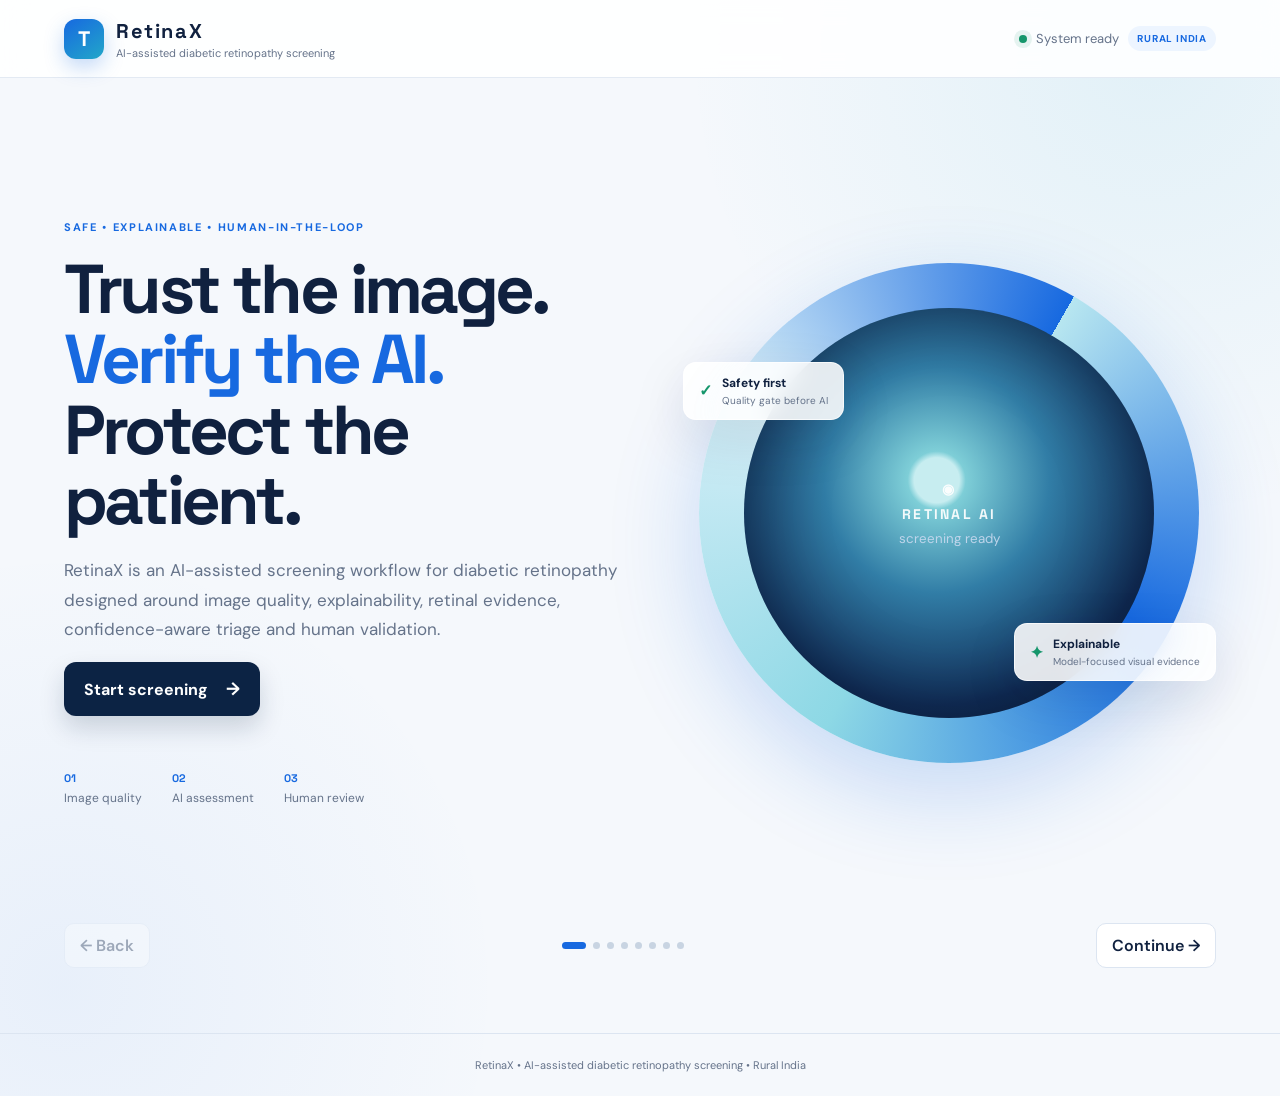
<file: RetinaX_FINAL_INTEGRATION/RetinaX_FINAL_INTEGRATION/frontend/index.html>
<!DOCTYPE html>
<html lang="en">
<head>
  <meta charset="UTF-8" />
  <meta name="viewport" content="width=device-width, initial-scale=1.0" />
  <title>RetinaX | AI-Assisted DR Screening</title>
  <link rel="stylesheet" href="styles.css" />
</head>
<body>
  <div class="app-shell">

    <header class="topbar">
      <div class="brand">
        <div class="brand-mark">T</div>
        <div>
          <div class="brand-name">RetinaX</div>
          <div class="brand-sub">AI-assisted diabetic retinopathy screening</div>
        </div>
      </div>
      <div class="top-status">
        <span class="status-dot"></span>
        <span>System ready</span>
        <span class="rural-pill">RURAL INDIA</span>
      </div>
    </header>

    <main>
      <section id="landing" class="screen active-screen">
        <div class="hero-grid">
          <div class="hero-copy">
            <div class="eyebrow">SAFE • EXPLAINABLE • HUMAN-IN-THE-LOOP</div>
            <h1>Trust the image.<br><span>Verify the AI.</span><br>Protect the patient.</h1>
            <p class="hero-text">
              RetinaX is an AI-assisted screening workflow for diabetic retinopathy
              designed around image quality, explainability, retinal evidence,
              confidence-aware triage and human validation.
            </p>
            <button class="primary-btn" id="startBtn">
              <span>Start screening</span><span class="arrow">→</span>
            </button>

            <div class="hero-meta">
              <div><strong>01</strong><span>Image quality</span></div>
              <div><strong>02</strong><span>AI assessment</span></div>
              <div><strong>03</strong><span>Human review</span></div>
            </div>
          </div>

          <div class="retina-visual">
            <div class="retina-ring">
              <div class="retina-core">
                <div class="retina-placeholder">
                  <span class="retina-icon">◉</span>
                  <span>RETINAL AI</span>
                  <small>screening ready</small>
                </div>
              </div>
            </div>
            <div class="floating-card card-quality">
              <span class="mini-icon">✓</span>
              <div><strong>Safety first</strong><small>Quality gate before AI</small></div>
            </div>
            <div class="floating-card card-xai">
              <span class="mini-icon">✦</span>
              <div><strong>Explainable</strong><small>Model-focused visual evidence</small></div>
            </div>
          </div>
        </div>
      </section>

      <section id="acquisition" class="screen">
        <div class="section-head">
          <div>
            <div class="eyebrow">STEP 01 / IMAGE ACQUISITION</div>
            <h2>Bring the fundus image into RetinaX.</h2>
            <p>Select a patient fundus image to begin the screening workflow.</p>
          </div>
          <div class="step-count">01 <span>/ 07</span></div>
        </div>

        <div class="acquisition-grid">
          <div class="upload-panel">
            <div class="upload-zone" id="uploadZone">
              <input type="file" id="imageInput" accept="image/*" hidden />
              <div class="upload-icon">↑</div>
              <h3>Upload fundus image</h3>
              <p>PNG, JPG or JPEG</p>
              <button class="secondary-btn" id="browseBtn">Choose image</button>
              <div class="file-name" id="fileName">No image selected</div>
            </div>
            <button class="primary-btn full" id="analyzeBtn" disabled>
              Analyze image <span class="arrow">→</span>
            </button>
          </div>

          <div class="preview-panel">
            <div class="panel-label">IMAGE PREVIEW</div>
            <div class="image-preview" id="imagePreview">
              <div class="preview-empty">
                <span>◉</span>
                <p>Your fundus image will appear here</p>
              </div>
            </div>
          </div>
        </div>
      </section>

      <section id="quality" class="screen">
        <div class="section-head">
          <div>
            <div class="eyebrow">STEP 02 / IMAGE QUALITY & INPUT SAFETY</div>
            <h2>Checking whether the image is safe to analyze.</h2>
            <p>Focus, illumination, retinal visibility and gradability are verified first.</p>
          </div>
          <div class="step-count">02 <span>/ 07</span></div>
        </div>

        <div class="gateway-layout">
          <div class="scan-card">
            <div class="scan-image" id="qualityImage"></div>
            <div class="scan-line"></div>
            <div class="scan-label"><span class="pulse"></span> ANALYZING INPUT</div>
          </div>

          <div class="quality-panel">
            <div class="quality-status">
              <div class="shield">✓</div>
              <div><strong id="qualityState">IMAGE ACCEPTED</strong><span id="qualitySub">Gradable input</span></div>
            </div>

            <div class="metric-list">
              <div class="metric"><span>Focus / sharpness</span><strong id="focusMetric">Checking...</strong></div>
              <div class="metric"><span>Illumination</span><strong id="illumMetric">Checking...</strong></div>
              <div class="metric"><span>Retinal visibility</span><strong id="visibilityMetric">Checking...</strong></div>
              <div class="metric"><span>Gradability</span><strong id="gradabilityMetric">Checking...</strong></div>
            </div>

            <div class="gateway-result">
              <span>✓</span>
              <div>
                <strong id="gatewayTitle">FUNDUS-DOMAIN GATEWAY</strong>
                <small id="gatewaySub">Waiting for MATLAB safety checks</small>
                <small id="gatewayScore" style="display:block;margin-top:6px">Fundus-likeness: —</small>
              </div>
            </div>
          </div>
        </div>
      </section>


      <section id="preprocess" class="screen">
        <div class="section-head">
          <div>
            <div class="eyebrow">STEP 03 / PREPROCESSING</div>
            <h2>Original fundus vs. CLAHE-enhanced image.</h2>
            <p>RetinaX preserves the original image and uses CLAHE enhancement for preprocessing and prediction-stability checking.</p>
          </div>
          <div class="step-count">03 <span>/ 07</span></div>
        </div>

        <div class="xai-grid">
          <div class="visual-card">
            <div class="visual-title"><span>ORIGINAL FUNDUS</span><span class="tag">INPUT</span></div>
            <div class="visual-image" id="preOriginal"></div>
          </div>

          <div class="visual-card">
            <div class="visual-title"><span>CLAHE PREPROCESSED</span><span class="tag">ENHANCED</span></div>
            <div class="visual-image" id="claheView"></div>
          </div>
        </div>

        <div class="result-strip" style="margin-top:20px">
          <div><span>Original prediction</span><strong id="origPred">—</strong></div>
          <div><span>CLAHE prediction</span><strong id="clahePred">—</strong></div>
          <div><span>Original confidence</span><strong id="origConf">—</strong></div>
          <div><span>CLAHE confidence</span><strong id="claheConf">—</strong></div>
        </div>

        <div class="gateway-result" style="margin-top:20px">
          <span>✓</span>
          <div>
            <strong id="preprocessStability">STABILITY CHECK PENDING</strong>
            <small id="preprocessStabilityReason">Original and CLAHE predictions will be compared after analysis.</small>
          </div>
        </div>
      </section>

      <section id="analysis" class="screen">
        <div class="section-head">
          <div>
            <div class="eyebrow">STEP 04 / AI ANALYSIS</div>
            <h2>Multiple evidence streams, one screening workflow.</h2>
            <p>DR severity, vessel structure and lesion evidence are shown as parallel outputs.</p>
          </div>
          <div class="step-count">04 <span>/ 07</span></div>
        </div>

        <div class="analysis-flow">
          <div class="analysis-card">
            <div class="analysis-number">01</div>
            <div class="analysis-icon">◒</div>
            <h3>Preprocessing</h3>
            <p>CLAHE, normalization, denoising and resizing.</p>
            <span class="analysis-state">COMPLETE</span>
          </div>

          <div class="analysis-card">
            <div class="analysis-number">02</div>
            <div class="analysis-icon">◎</div>
            <h3>DR classification</h3>
            <p>Five-level severity assessment.</p>
            <span class="analysis-state" id="severityState">READY</span>
          </div>

          <div class="analysis-card">
            <div class="analysis-number">03</div>
            <div class="analysis-icon">╱╲</div>
            <h3>Vessel analysis</h3>
            <p>Retinal vessel segmentation and structural evidence.</p>
            <span class="analysis-state">READY</span>
          </div>

          <div class="analysis-card">
            <div class="analysis-number">04</div>
            <div class="analysis-icon">✦</div>
            <h3>Lesion evidence</h3>
            <p>IDRiD-based lesion evidence where available.</p>
            <span class="analysis-state">READY</span>
          </div>
        </div>

        <div class="result-strip">
          <div><span>DR Grade</span><strong id="resultGrade">Moderate</strong></div>
          <div><span>Confidence</span><strong id="resultConfidence">97.95%</strong></div>
          <div><span>Referable DR</span><strong id="resultReferable">YES</strong></div>
          <div><span>Review status</span><strong id="resultReview">PRIORITY REVIEW</strong></div>
        </div>
      </section>

      <section id="xai" class="screen">
        <div class="section-head">
          <div>
            <div class="eyebrow">STEP 05 / EXPLAINABILITY & EVIDENCE</div>
            <h2>See what the model is looking at.</h2>
            <p>Grad-CAM is shown as model-focused visual evidence, not as proof of a lesion diagnosis.</p>
          </div>
          <div class="step-count">05 <span>/ 07</span></div>
        </div>

        <div class="xai-grid">
          <div class="visual-card">
            <div class="visual-title"><span>ORIGINAL FUNDUS</span><span class="tag">INPUT</span></div>
            <div class="visual-image" id="originalXai"></div>
          </div>

          <div class="visual-card">
            <div class="visual-title"><span>GRAD-CAM OVERLAY</span><span class="tag hot">MODEL EVIDENCE</span></div>
            <div class="visual-image gradcam-demo" id="gradcamXai">
              <div class="heat-blob blob-1"></div>
              <div class="heat-blob blob-2"></div>
              <div class="heat-blob blob-3"></div>
            </div>
          </div>
        </div>

        <div class="xai-grid" style="margin-top:25px">
          <div class="visual-card">
            <div class="visual-title"><span>VESSEL OVERLAY</span><span class="tag">DRIVE</span></div>
            <div class="visual-image" id="vesselXai"></div>
          </div>
          <div class="visual-card">
            <div class="visual-title"><span>LESION OVERLAY</span><span class="tag">IDRiD</span></div>
            <div class="visual-image" id="lesionXai"></div>
          </div>
        </div>
        <div class="visual-card" style="margin-top:25px">
          <div class="visual-title"><span>COMBINED STRUCTURAL EVIDENCE</span><span class="tag">VESSELS + LESIONS</span></div>
          <div class="visual-image" id="combinedXai"></div>
        </div>

        <div class="result-strip" style="margin-top:20px">
          <div><span>Vessel area</span><strong id="vesselArea">—</strong></div>
          <div><span>Total lesion area</span><strong id="lesionArea">—</strong></div>
          <div><span>CLAHE stability</span><strong id="claheStability">—</strong></div>
          <div><span>Prediction safety</span><strong id="predictionSafety">—</strong></div>
        </div>

        <div class="evidence-strip">
          <div><span class="evidence-icon">✦</span><div><strong>Model attention</strong><small>Highlighted regions influenced the prediction.</small></div></div>
          <div><span class="evidence-icon">◌</span><div><strong>Vessel evidence</strong><small>Structural retinal evidence supports review.</small></div></div>
          <div><span class="evidence-icon">!</span><div><strong>Clinical validation</strong><small>Final interpretation remains with the clinician.</small></div></div>
        </div>
      </section>

      <section id="review" class="screen">
        <div class="section-head">
          <div>
            <div class="eyebrow">STEP 06 / HUMAN-IN-THE-LOOP</div>
            <h2>AI assists. A human makes the final review decision.</h2>
            <p>Referable, uncertain or safety-triggered cases can be escalated.</p>
          </div>
          <div class="step-count">06 <span>/ 07</span></div>
        </div>

        <div class="review-grid">
          <div class="ai-result-card">
            <div class="result-label">AI SCREENING RESULT</div>
            <div class="big-grade" id="reviewGrade">Moderate</div>
            <div class="confidence"><span>Model confidence</span><strong id="reviewConfidence">97.95%</strong></div>
            <div class="referral-badge" id="reviewReferral">REFERABLE DR</div>
          </div>

          <div class="review-card">
            <div class="review-icon">◉</div>
            <h3>Priority human review</h3>
            <p>Review the fundus image, Grad-CAM and retinal evidence before finalizing the case.</p>

            <div class="review-actions">
              <button class="primary-btn" id="acceptReview">Accept AI result</button>
              <button class="outline-btn" id="overrideReview">Override / modify</button>
              <button class="outline-btn" id="recaptureReview">Request recapture</button>
            </div>

            <div class="review-status" id="reviewStatus">Awaiting ophthalmologist review</div>
          </div>
        </div>
      </section>

      <section id="report" class="screen">
        <div class="section-head">
          <div>
            <div class="eyebrow">STEP 07 / FINAL REPORT</div>
            <h2>RetinaX screening report.</h2>
            <p>A compact summary for the screening team and specialist referral workflow.</p>
          </div>
          <div class="step-count">07 <span>/ 07</span></div>
        </div>

        <div class="report-layout">
          <div class="report-card">
            <div class="report-header">
              <div><strong>RetinaX</strong><span>AI-assisted DR screening</span></div>
              <span class="report-ok">SCREENING COMPLETE</span>
            </div>

            <div class="report-grid">
              <div><span>Image quality</span><strong id="finalQuality">GOOD</strong></div>
              <div><span>DR grade</span><strong id="finalGrade">Moderate</strong></div>
              <div><span>Confidence</span><strong id="finalConfidence">97.95%</strong></div>
              <div><span>Screening status</span><strong id="finalReferral">REFERABLE DR</strong></div>
              <div><span>Human review</span><strong id="finalReview">PENDING</strong></div>
              <div><span>Safety gateway</span><strong>ACCEPTED</strong></div>
            </div>

            <div class="recommendation">
              <span>RECOMMENDATION</span>
              <strong id="finalRecommendation">Priority ophthalmologist evaluation recommended.</strong>
            </div>

            <div class="report-footer">
              Screening support only. Final clinical diagnosis remains with the qualified clinician.
            </div>
          </div>

          <div class="next-card">
            <div class="next-icon">✓</div>
            <h3>Case ready for referral</h3>
            <p>Compact results can be shared with a district or specialist centre through a low-bandwidth workflow.</p>
            <button class="primary-btn full" onclick="window.print()">Print / Save Report</button>
            <button class="outline-btn full-alt" id="newCaseBtn">Start new screening</button>
          </div>
        </div>
      </section>

      <div class="navigation">
        <button class="nav-btn" id="backBtn">← Back</button>
        <div class="nav-dots" id="navDots"></div>
        <button class="nav-btn" id="nextBtn">Continue →</button>
      </div>
    </main>

    <footer>
      RetinaX • AI-assisted diabetic retinopathy screening • Rural India
    </footer>
  </div>

  <script src="app.js"></script>
</body>
</html>
</file>
<file: RetinaX_FINAL_INTEGRATION/RetinaX_FINAL_INTEGRATION/frontend/styles.css>
@import url('https://fonts.googleapis.com/css2?family=DM+Sans:wght@400;500;600;700&family=Space+Grotesk:wght@500;600;700&display=swap');

:root{
  --ink:#10213f;
  --muted:#65738a;
  --line:#dce5f1;
  --surface:#ffffff;
  --bg:#f5f8fc;
  --navy:#0c2344;
  --blue:#1769e0;
  --cyan:#22a7c9;
  --green:#15966b;
  --red:#d94b5d;
  --shadow:0 18px 55px rgba(16,33,63,.10);
}
*{box-sizing:border-box}
html{scroll-behavior:smooth}
body{
  margin:0;
  color:var(--ink);
  background:
    radial-gradient(circle at 90% 5%,rgba(34,167,201,.09),transparent 30%),
    radial-gradient(circle at 5% 90%,rgba(23,105,224,.06),transparent 28%),
    var(--bg);
  font-family:"DM Sans",sans-serif;
}
button{font:inherit}
.app-shell{min-height:100vh}
.topbar{
  height:78px;
  display:flex;
  align-items:center;
  justify-content:space-between;
  padding:0 5vw;
  border-bottom:1px solid rgba(220,229,241,.8);
  background:rgba(255,255,255,.88);
  backdrop-filter:blur(14px);
  position:sticky;
  top:0;
  z-index:50;
}
.brand{display:flex;align-items:center;gap:12px}
.brand-mark{
  width:40px;height:40px;border-radius:12px;
  display:grid;place-items:center;
  color:white;font:700 21px "Space Grotesk";
  background:linear-gradient(145deg,var(--blue),var(--cyan));
  box-shadow:0 8px 20px rgba(23,105,224,.25)
}
.brand-name{font:700 20px "Space Grotesk";letter-spacing:.08em}
.brand-sub{font-size:11px;color:var(--muted);margin-top:2px}
.top-status{display:flex;align-items:center;gap:9px;font-size:13px;color:var(--muted)}
.status-dot{width:8px;height:8px;border-radius:50%;background:var(--green);box-shadow:0 0 0 5px rgba(21,150,107,.10)}
.rural-pill,.tag{
  font-size:10px;font-weight:700;letter-spacing:.08em;
  padding:6px 9px;border-radius:20px;background:#edf5ff;color:var(--blue)
}
main{max-width:1400px;margin:auto;padding:0 5vw 40px}
.screen{display:none;min-height:calc(100vh - 160px);padding:65px 0 35px}
.active-screen{display:block;animation:screenIn .55s ease both}
@keyframes screenIn{from{opacity:0;transform:translateY(18px)}to{opacity:1;transform:none}}

.hero-grid{
  min-height:calc(100vh - 160px);
  display:grid;grid-template-columns:1.02fr .98fr;align-items:center;gap:5vw
}
.eyebrow{color:var(--blue);font-size:11px;font-weight:700;letter-spacing:.15em}
.hero-copy h1,h2{font-family:"Space Grotesk",sans-serif}
.hero-copy h1{
  font-size:clamp(43px,5.4vw,78px);line-height:1.02;
  margin:20px 0;letter-spacing:-.055em
}
.hero-copy h1 span{color:var(--blue)}
.hero-text{max-width:590px;color:var(--muted);line-height:1.75;font-size:17px}
.primary-btn,.secondary-btn,.outline-btn,.nav-btn{
  border:0;cursor:pointer;transition:.25s ease
}
.primary-btn{
  background:var(--navy);color:white;border-radius:12px;
  padding:15px 20px;display:inline-flex;gap:18px;align-items:center;
  font-weight:700;box-shadow:0 12px 25px rgba(12,35,68,.17)
}
.primary-btn:hover{transform:translateY(-2px);box-shadow:0 16px 30px rgba(12,35,68,.23)}
.primary-btn:disabled{opacity:.45;cursor:not-allowed;transform:none}
.primary-btn .arrow{font-size:18px}
.primary-btn.full{width:100%;justify-content:center;margin-top:15px}
.secondary-btn,.outline-btn{
  padding:12px 17px;border-radius:10px;background:#edf5ff;color:var(--blue);font-weight:700
}
.outline-btn{background:white;border:1px solid var(--line);color:var(--ink)}
.full-alt{width:100%;margin-top:10px}
.hero-meta{display:flex;gap:30px;margin-top:55px}
.hero-meta div{display:grid;gap:5px}
.hero-meta strong{color:var(--blue);font:700 11px "Space Grotesk"}
.hero-meta span{font-size:12px;color:var(--muted)}
.retina-visual{min-height:560px;position:relative;display:grid;place-items:center}
.retina-ring{
  width:min(500px,75vw);aspect-ratio:1;border-radius:50%;
  display:grid;place-items:center;
  background:conic-gradient(from 30deg,#b7e6f0,#1769e0,#8dd8e5,#d7eff8,#1769e0);
  box-shadow:0 30px 90px rgba(23,105,224,.22);
  animation:slowSpin 18s linear infinite
}
.retina-core{
  width:82%;aspect-ratio:1;border-radius:50%;
  background:radial-gradient(circle at 47% 42%,#c7edf0 0 7%,#7eced7 9%,#317da6 35%,#102c57 70%,#071a35 100%);
  display:grid;place-items:center;box-shadow:inset 0 0 80px rgba(0,0,0,.25);overflow:hidden
}
.retina-placeholder{color:white;text-align:center;display:grid;gap:7px;opacity:.92;animation:breathe 3s ease-in-out infinite}
.retina-icon{font-size:64px}
.retina-placeholder span{font:700 14px "Space Grotesk";letter-spacing:.16em}
.retina-placeholder small{color:#c7d9ef}
@keyframes slowSpin{to{transform:rotate(360deg)}}
@keyframes breathe{50%{transform:scale(1.04);opacity:1}}
.floating-card{
  position:absolute;display:flex;gap:10px;align-items:center;
  padding:12px 15px;border:1px solid rgba(255,255,255,.7);
  background:rgba(255,255,255,.88);backdrop-filter:blur(12px);
  border-radius:13px;box-shadow:var(--shadow);animation:float 4s ease-in-out infinite
}
.floating-card strong,.floating-card small{display:block}
.floating-card strong{font-size:12px}
.floating-card small{font-size:10px;color:var(--muted);margin-top:3px}
.mini-icon{color:var(--green);font-weight:700}
.card-quality{left:0;top:23%}
.card-xai{right:0;bottom:20%;animation-delay:-1.5s}
@keyframes float{50%{transform:translateY(-8px)}}

.section-head{display:flex;justify-content:space-between;align-items:end;margin-bottom:35px}
.section-head h2{font-size:clamp(32px,4vw,52px);line-height:1.05;letter-spacing:-.045em;margin:13px 0;max-width:850px}
.section-head p{color:var(--muted);margin:0}
.step-count{font:700 18px "Space Grotesk";color:var(--blue)}
.step-count span{color:#aab7c8;font-size:12px}
.acquisition-grid,.gateway-layout,.review-grid,.report-layout{display:grid;grid-template-columns:1fr 1fr;gap:25px}
.upload-panel,.preview-panel,.scan-card,.quality-panel,.ai-result-card,.review-card,.report-card,.next-card{
  background:rgba(255,255,255,.86);border:1px solid var(--line);border-radius:20px;box-shadow:var(--shadow)
}
.upload-panel,.preview-panel{padding:25px}
.upload-zone{
  min-height:360px;border:2px dashed #b9c9dc;border-radius:16px;
  display:grid;place-items:center;align-content:center;text-align:center;
  transition:.25s ease;cursor:pointer
}
.upload-zone.drag{border-color:var(--blue);background:#f1f7ff}
.upload-icon{width:58px;height:58px;border-radius:50%;display:grid;place-items:center;background:#eaf3ff;color:var(--blue);font-size:25px}
.upload-zone h3{margin:16px 0 5px;font-family:"Space Grotesk"}
.upload-zone p{margin:0 0 17px;color:var(--muted);font-size:13px}
.file-name{margin-top:15px;color:var(--muted);font-size:11px;max-width:85%;overflow:hidden;text-overflow:ellipsis;white-space:nowrap}
.panel-label,.result-label{color:#8593a7;font-size:10px;font-weight:700;letter-spacing:.14em}
.image-preview,.scan-image,.visual-image{
  margin-top:12px;min-height:390px;border-radius:15px;overflow:hidden;
  background:linear-gradient(145deg,#071a35,#123e67);position:relative
}
.preview-empty{height:390px;display:grid;place-items:center;align-content:center;color:#9db0c8;text-align:center}
.preview-empty span{font-size:70px;opacity:.3}
.preview-empty p{font-size:13px}
.preview-img{width:100%;height:100%;min-height:390px;object-fit:contain;display:block}
.scan-card{padding:15px;overflow:hidden;position:relative}
.scan-image{margin:0;min-height:510px;background-size:contain;background-repeat:no-repeat;background-position:center}
.scan-line{position:absolute;left:15px;right:15px;height:2px;top:15%;background:rgba(34,220,202,.9);box-shadow:0 0 20px #22dccb;animation:scan 2.7s ease-in-out infinite}
@keyframes scan{50%{top:83%}}
.scan-label{position:absolute;left:30px;bottom:27px;color:white;font:700 10px "Space Grotesk";letter-spacing:.12em}
.pulse{display:inline-block;width:7px;height:7px;background:#31e5c4;border-radius:50%;margin-right:7px;box-shadow:0 0 0 5px rgba(49,229,196,.12)}
.quality-panel{padding:28px}
.quality-status{display:flex;align-items:center;gap:14px;padding-bottom:24px;border-bottom:1px solid var(--line)}
.shield{width:52px;height:52px;border-radius:15px;display:grid;place-items:center;background:#e8f8f2;color:var(--green);font-size:24px;font-weight:700}
.quality-status strong,.quality-status span{display:block}
.quality-status strong{font:700 16px "Space Grotesk"}
.quality-status span{color:var(--muted);font-size:12px;margin-top:4px}
.metric-list{padding:15px 0}
.metric{display:flex;justify-content:space-between;padding:15px 0;border-bottom:1px solid #edf1f6;font-size:13px}
.metric strong{color:var(--green)}
.gateway-result{margin-top:20px;padding:15px;background:#edf9f5;border-radius:13px;display:flex;gap:12px}
.gateway-result>span{color:var(--green);font-weight:700}
.gateway-result strong,.gateway-result small{display:block}
.gateway-result strong{font-size:12px}
.gateway-result small{color:var(--muted);margin-top:3px;font-size:11px}

.analysis-flow{display:grid;grid-template-columns:repeat(4,1fr);gap:14px}
.analysis-card{padding:25px;background:white;border:1px solid var(--line);border-radius:18px;min-height:230px}
.analysis-number{color:#a6b5c8;font-size:10px;font-weight:700}
.analysis-icon{color:var(--blue);font-size:30px;margin:25px 0 18px}
.analysis-card h3{font:700 17px "Space Grotesk";margin:0 0 7px}
.analysis-card p{color:var(--muted);font-size:12px;min-height:46px}
.analysis-state{display:inline-block;margin-top:12px;font-size:9px;font-weight:700;color:var(--green);letter-spacing:.12em}
.result-strip{display:grid;grid-template-columns:repeat(4,1fr);gap:12px;margin-top:22px}
.result-strip div{padding:18px;background:white;border:1px solid var(--line);border-radius:14px}
.result-strip span,.result-strip strong{display:block}
.result-strip span{font-size:10px;color:var(--muted);letter-spacing:.08em}
.result-strip strong{margin-top:6px;font-size:14px}

.xai-grid{display:grid;grid-template-columns:1fr 1fr;gap:25px}
.visual-card{background:white;padding:15px;border-radius:20px;border:1px solid var(--line);box-shadow:var(--shadow)}
.visual-title{display:flex;justify-content:space-between;font-size:10px;font-weight:700;letter-spacing:.1em;padding:6px 4px 12px}
.tag.hot{background:#fff0f1;color:var(--red)}
.visual-image{margin:0;min-height:430px;background-size:contain;background-repeat:no-repeat;background-position:center}
.gradcam-demo{
  background:
    radial-gradient(circle at 65% 33%,rgba(255,65,75,.95) 0 5%,rgba(255,150,0,.75) 10%,transparent 24%),
    radial-gradient(circle at 38% 62%,rgba(255,80,0,.65),transparent 24%),
    radial-gradient(circle at 72% 70%,rgba(255,210,0,.55),transparent 20%),
    radial-gradient(circle at center,#497d86,#102b4a 70%)
}
.heat-blob{position:absolute;border-radius:50%;filter:blur(15px);animation:heat 2.5s ease-in-out infinite alternate}
.blob-1{width:120px;height:120px;left:55%;top:25%;background:rgba(255,50,60,.55)}
.blob-2{width:90px;height:90px;left:27%;top:54%;background:rgba(255,120,0,.45);animation-delay:.5s}
.blob-3{width:75px;height:75px;right:15%;bottom:18%;background:rgba(255,220,0,.4);animation-delay:1s}
@keyframes heat{to{transform:scale(1.13);opacity:.75}}
.evidence-strip{display:grid;grid-template-columns:repeat(3,1fr);gap:15px;margin-top:20px}
.evidence-strip>div{padding:17px;border:1px solid var(--line);border-radius:14px;background:white;display:flex;gap:12px}
.evidence-icon{color:var(--blue);font-size:18px}
.evidence-strip strong,.evidence-strip small{display:block}
.evidence-strip strong{font-size:12px}
.evidence-strip small{color:var(--muted);font-size:10px;line-height:1.5;margin-top:4px}

.ai-result-card{padding:30px;display:flex;flex-direction:column;justify-content:center;min-height:380px;background:linear-gradient(145deg,#0c2344,#123c69);color:white}
.big-grade{font:700 55px "Space Grotesk";margin:18px 0}
.confidence{display:flex;justify-content:space-between;padding:15px 0;border-top:1px solid rgba(255,255,255,.16);border-bottom:1px solid rgba(255,255,255,.16)}
.confidence span{color:#b8c9df;font-size:12px}
.confidence strong{font-size:15px}
.referral-badge{display:inline-block;width:fit-content;margin-top:22px;padding:9px 12px;border-radius:20px;background:rgba(255,255,255,.12);color:#dceeff;font-size:10px;font-weight:700;letter-spacing:.1em}
.review-card{padding:30px;display:flex;flex-direction:column;justify-content:center}
.review-icon{width:58px;height:58px;border-radius:50%;background:#eaf3ff;color:var(--blue);display:grid;place-items:center;font-size:25px}
.review-card h3{font:700 27px "Space Grotesk";margin:22px 0 10px}
.review-card p{color:var(--muted);line-height:1.65;font-size:13px;max-width:520px}
.review-actions{display:flex;gap:10px;margin-top:20px;flex-wrap:wrap}
.review-status{margin-top:18px;color:var(--muted);font-size:11px;padding:11px;background:#f5f8fc;border-radius:10px}

.report-card{overflow:hidden}
.report-header{display:flex;justify-content:space-between;padding:22px 25px;background:#0c2344;color:white}
.report-header strong,.report-header span{display:block}
.report-header strong{font:700 20px "Space Grotesk"}
.report-header span{color:#b8c9df;font-size:10px;margin-top:3px}
.report-ok{align-self:center;color:#8ce2c5!important;font-weight:700;letter-spacing:.08em}
.report-grid{display:grid;grid-template-columns:1fr 1fr}
.report-grid>div{padding:20px 25px;border-bottom:1px solid #edf1f6}
.report-grid span,.report-grid strong{display:block}
.report-grid span{color:var(--muted);font-size:11px}
.report-grid strong{margin-top:6px;font-size:14px}
.recommendation{margin:20px 25px;padding:18px;border-radius:13px;background:#edf5ff}
.recommendation span{display:block;color:var(--blue);font-size:9px;font-weight:700;letter-spacing:.12em}
.recommendation strong{display:block;margin-top:6px;font-size:13px}
.report-footer{padding:15px 25px;border-top:1px solid var(--line);color:var(--muted);font-size:10px;line-height:1.5}
.next-card{padding:30px;display:flex;flex-direction:column;justify-content:center}
.next-icon{width:58px;height:58px;border-radius:50%;display:grid;place-items:center;background:#e8f8f2;color:var(--green);font-size:24px}
.next-card h3{font:700 27px "Space Grotesk";margin:20px 0 8px}
.next-card p{color:var(--muted);line-height:1.6;font-size:13px}

.navigation{display:flex;justify-content:space-between;align-items:center;padding:5px 0 25px}
.nav-btn{background:white;border:1px solid var(--line);padding:11px 15px;border-radius:10px;color:var(--ink);font-weight:600}
.nav-btn:disabled{opacity:.35;cursor:not-allowed}
.nav-dots{display:flex;gap:7px}
.nav-dot{width:7px;height:7px;border-radius:50%;background:#c8d4e2;transition:.25s}
.nav-dot.active{width:24px;border-radius:8px;background:var(--blue)}
footer{text-align:center;border-top:1px solid var(--line);padding:24px 5vw;color:var(--muted);font-size:11px}

@media(max-width:1000px){
  .hero-grid,.acquisition-grid,.gateway-layout,.review-grid,.report-layout,.xai-grid{grid-template-columns:1fr}
  .analysis-flow,.result-strip{grid-template-columns:1fr 1fr}
}
@media(max-width:700px){
  .topbar{padding:0 20px}
  .brand-sub,.top-status span:not(.status-dot):not(.rural-pill){display:none}
  main{padding:0 20px 30px}
  .hero-copy h1{font-size:44px}
  .screen{padding-top:40px}
  .section-head{align-items:start;gap:20px}
  .hero-meta{gap:15px;flex-wrap:wrap}
  .analysis-flow,.result-strip,.evidence-strip,.report-grid{grid-template-columns:1fr}
  .retina-ring{width:320px}
}
</file>
